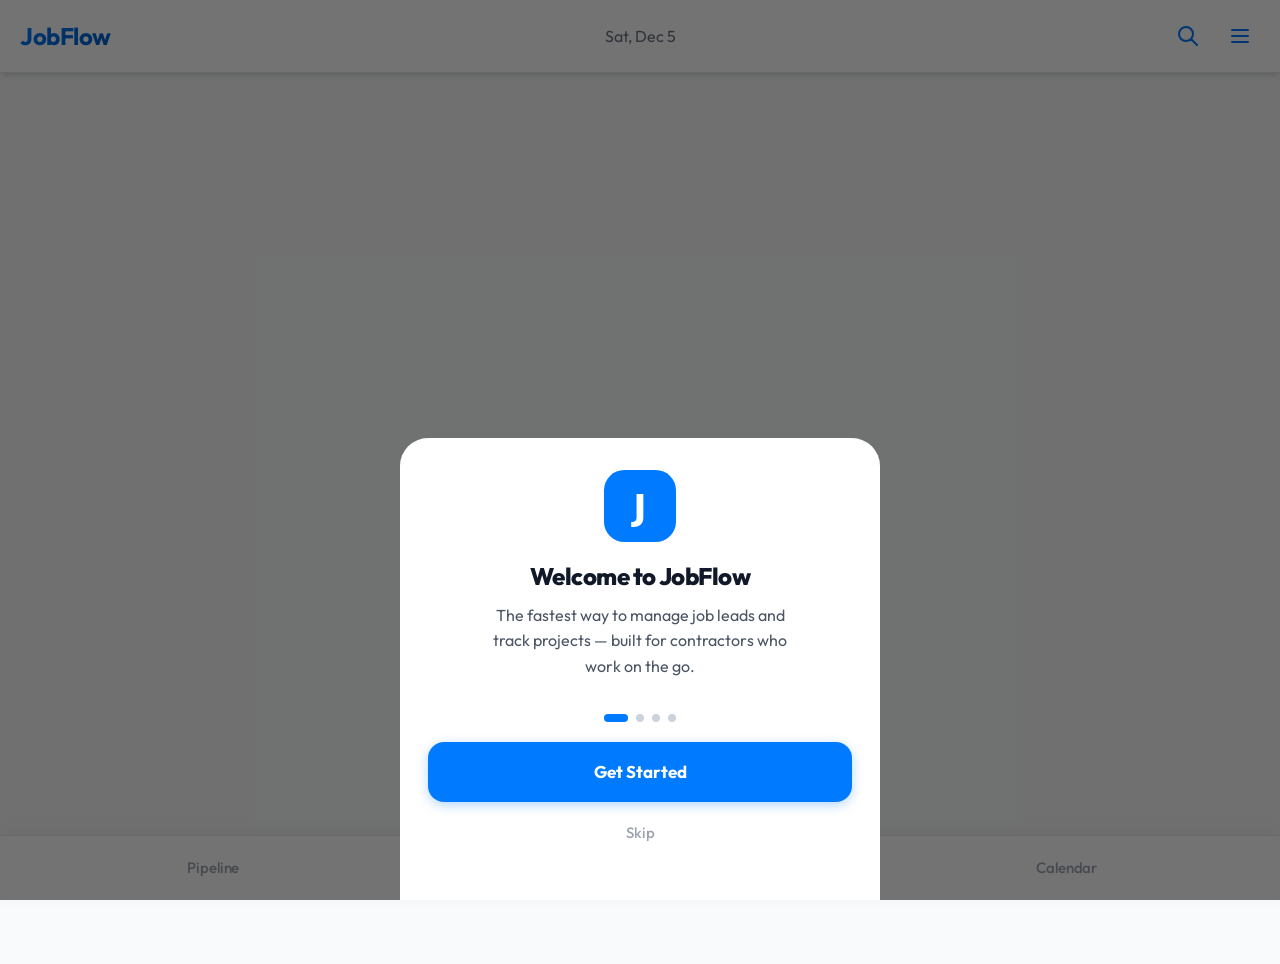
<file: index.html>
<!DOCTYPE html>
<html lang="en">
<head>
  <meta charset="UTF-8">
  <meta name="viewport" content="width=device-width, initial-scale=1.0, user-scalable=no">
  <meta name="theme-color" content="#007AFF">
  <meta name="description" content="JobFlow - Fast job lead and project management for contractors">
  <meta name="apple-mobile-web-app-capable" content="yes">
  <meta name="apple-mobile-web-app-status-bar-style" content="default">
  <meta name="apple-mobile-web-app-title" content="JobFlow">
  <title>JobFlow</title>
  
  <!-- Google Fonts - Outfit -->
  <link rel="preconnect" href="https://fonts.googleapis.com">
  <link rel="preconnect" href="https://fonts.gstatic.com" crossorigin>
  <link href="https://fonts.googleapis.com/css2?family=Outfit:wght@300;400;500;600;700;800&display=swap" rel="stylesheet">
  
  <!-- Tailwind CSS - compiled subset (production safe, no CDN) -->
  <link rel="stylesheet" href="tailwind-compiled.css">
  
  <!-- Custom Styles -->
  <link rel="stylesheet" href="styles.css">
  
  <!-- PWA Manifest -->
  <link rel="manifest" href="manifest.json">
  
  <!-- Apple Touch Icon -->
  <link rel="apple-touch-icon" href="data:image/svg+xml,<svg xmlns='http://www.w3.org/2000/svg' viewBox='0 0 100 100'><rect fill='%23007AFF' width='100' height='100' rx='20'/><text x='50' y='65' font-size='50' text-anchor='middle' fill='white' font-family='system-ui'>J</text></svg>">
</head>
<body class="bg-gray-50 min-h-screen pb-16">
  <!-- App Container -->
  <div id="app" class="min-h-screen">
    <!-- Header -->
    <header class="bg-white text-blue-600 px-5 py-4 shadow-md sticky top-0 z-50 border-b border-gray-200">
      <div class="flex items-center justify-between">
        <h1 class="text-2xl font-bold">JobFlow</h1>
        <div class="absolute left-1/2 transform -translate-x-1/2">
          <span class="text-base text-gray-500" id="currentDate"></span>
        </div>
        <div class="flex items-center gap-3">
          <button id="searchBtn" class="p-2">
            <svg class="w-6 h-6" fill="none" stroke="currentColor" viewBox="0 0 24 24">
              <path stroke-linecap="round" stroke-linejoin="round" stroke-width="2" d="M21 21l-6-6m2-5a7 7 0 11-14 0 7 7 0 0114 0z"/>
            </svg>
          </button>
          <button id="menuBtn" class="p-2">
            <svg class="w-6 h-6" fill="none" stroke="currentColor" viewBox="0 0 24 24">
              <path stroke-linecap="round" stroke-linejoin="round" stroke-width="2" d="M4 6h16M4 12h16M4 18h16"/>
            </svg>
          </button>
        </div>
      </div>
    </header>

    <!-- Menu Dropdown -->
    <div id="menuDropdown" class="hidden fixed top-16 right-4 bg-white rounded-lg shadow-lg border border-gray-200 z-50 py-2 min-w-32">
      <button onclick="App.navigateTo('customers'); document.getElementById('menuDropdown').classList.add('hidden');" class="w-full px-4 py-3 text-left text-base font-medium text-gray-700 hover:bg-gray-100">Customers</button>
      <button onclick="App.navigateTo('materials'); document.getElementById('menuDropdown').classList.add('hidden');" class="w-full px-4 py-3 text-left text-base font-medium text-gray-700 hover:bg-gray-100">Shopping List</button>
      <button onclick="App.navigateTo('archive'); document.getElementById('menuDropdown').classList.add('hidden');" class="w-full px-4 py-3 text-left text-base font-medium text-gray-700 hover:bg-gray-100">Archive</button>
      <button onclick="App.navigateTo('settings'); document.getElementById('menuDropdown').classList.add('hidden');" class="w-full px-4 py-3 text-left text-base font-medium text-gray-700 hover:bg-gray-100">Settings</button>
    </div>

    <!-- Search Overlay -->
    <div id="searchOverlay" class="hidden fixed inset-0 bg-white z-50 overflow-y-auto">
      <div class="p-4">
        <div class="flex items-center gap-3 mb-4">
          <button id="closeSearchBtn" class="p-2">
            <svg class="w-6 h-6" fill="none" stroke="currentColor" viewBox="0 0 24 24">
              <path stroke-linecap="round" stroke-linejoin="round" stroke-width="2" d="M6 18L18 6M6 6l12 12"/>
            </svg>
          </button>
          <input 
            type="text" 
            id="searchInput" 
            class="flex-1 text-xl p-3 border-2 border-gray-200 rounded-lg focus:border-blue-500 focus:outline-none" 
            placeholder="Search projects..."
            autocomplete="off"
          >
        </div>
        <div id="searchResults"></div>
      </div>
      <!-- Bottom Navigation for Search -->
      <nav class="fixed bottom-0 left-0 right-0 bg-white border-t border-gray-200 shadow-lg z-50">
        <div class="flex h-16">
          <button class="nav-btn flex-1 flex items-center justify-center h-full text-base font-medium" data-screen="pipeline" onclick="App.closeSearchAndNavigate('pipeline')">
            Pipeline
          </button>
          <button class="nav-btn flex-1 flex items-center justify-center h-full text-base font-medium" data-screen="dashboard" onclick="App.closeSearchAndNavigate('dashboard')">
            Dashboard
          </button>
          <button class="nav-btn flex-1 flex items-center justify-center h-full text-base font-medium" data-screen="calendar" onclick="App.closeSearchAndNavigate('calendar')">
            Calendar
          </button>
        </div>
      </nav>
    </div>

    <!-- Main Content Area -->
    <main id="screen-container" class="p-4">
      <!-- Screens render here -->
    </main>

    <!-- Bottom Navigation -->
    <nav class="fixed bottom-0 left-0 right-0 bg-white border-t border-gray-200 shadow-lg z-50">
      <div class="flex h-16">
        <button class="nav-btn flex-1 flex items-center justify-center h-full text-base font-medium" data-screen="pipeline">
          Pipeline
        </button>
        <button class="nav-btn flex-1 flex items-center justify-center h-full text-base font-medium" data-screen="dashboard">
          Dashboard
        </button>
        <button class="nav-btn flex-1 flex items-center justify-center h-full text-base font-medium" data-screen="calendar">
          Calendar
        </button>
      </div>
    </nav>

    <!-- Floating New Lead Button -->
    <button id="fab" class="fixed bottom-20 right-4 w-18 h-18 rounded-full bg-[#007AFF] text-white flex items-center justify-center shadow-lg z-40" style="width: 72px; height: 72px;" data-screen="newlead">
      <svg class="w-10 h-10" fill="none" stroke="currentColor" viewBox="0 0 24 24">
        <path stroke-linecap="round" stroke-linejoin="round" stroke-width="2" d="M12 4v16m8-8H4"/>
      </svg>
    </button>
  </div>

  <!-- Load Components and Screens (must load before app.js) -->
  <script src="lib/photodb.js"></script>
  <script src="lib/store.js"></script>
  <script src="components/ProjectCard.js"></script>
  <script src="components/ActionButton.js"></script>
  <script src="screens/OnboardingScreen.js"></script>
  <script src="screens/DashboardScreen.js"></script>
  <script src="screens/QuickCaptureScreen.js"></script>
  <script src="screens/ProjectDetailScreen.js"></script>
  <script src="screens/PipelineScreen.js"></script>
  <!-- ESTIMATE FEATURE - remove this line to disable -->
  <script src="screens/EstimateScreen.js"></script>
  <script src="screens/CalendarScreen.js"></script>
  <script src="screens/MaterialsScreen.js"></script>
  <script src="screens/SettingsScreen.js"></script>
  <script src="screens/ArchiveScreen.js"></script>
  <script src="screens/CustomersScreen.js"></script>
  <script src="screens/CustomerDetailScreen.js"></script>
  
  <!-- Load Main App -->
  <script src="app.js"></script>
</body>
</html>
</file>
<file: styles.css>
/* ============================================
   JobFlow - Design System
   Font: Outfit (Google Fonts)
   Aesthetic: Industrial-refined / Premium trade tool
   ============================================ */

/* ============================================
   CSS Variables
   ============================================ */
:root {
  --brand: #007AFF;
  --brand-dark: #005ecb;
  --brand-light: #e8f3ff;
  --surface: #ffffff;
  --surface-2: #f5f7fa;
  --surface-3: #eef1f6;
  --border: #e4e8ef;
  --border-strong: #cdd2db;
  --text-primary: #111827;
  --text-secondary: #4b5563;
  --text-muted: #9ca3af;
  --danger: #ef4444;
  --warning: #f97316;
  --success: #22c55e;
  --shadow-sm: 0 1px 3px rgba(0,0,0,0.07), 0 1px 2px rgba(0,0,0,0.04);
  --shadow-md: 0 4px 12px rgba(0,0,0,0.08), 0 2px 4px rgba(0,0,0,0.04);
  --shadow-lg: 0 10px 28px rgba(0,0,0,0.10), 0 4px 8px rgba(0,0,0,0.04);
  --radius-sm: 8px;
  --radius-md: 12px;
  --radius-lg: 16px;
  --radius-xl: 20px;
  --radius-full: 9999px;
}

/* ============================================
   Base Reset
   ============================================ */
*, *::before, *::after {
  box-sizing: border-box;
  -webkit-tap-highlight-color: transparent;
}

html { scroll-behavior: smooth; }

body {
  font-family: 'Outfit', system-ui, -apple-system, sans-serif;
  background-color: var(--surface-2);
  color: var(--text-primary);
  line-height: 1.5;
  -webkit-font-smoothing: antialiased;
  min-height: 100vh;
  padding-bottom: 64px;
}

/* ============================================
   Header
   ============================================ */
header {
  background: var(--surface);
  border-bottom: 1.5px solid var(--border);
  box-shadow: 0 1px 0 rgba(0,0,0,0.04);
}

header h1 {
  font-family: 'Outfit', sans-serif;
  font-weight: 800;
  font-size: 1.5rem;
  letter-spacing: -0.02em;
  background: linear-gradient(135deg, var(--brand) 0%, #005ecb 100%);
  -webkit-background-clip: text;
  -webkit-text-fill-color: transparent;
  background-clip: text;
}

header button {
  color: var(--brand);
  border-radius: var(--radius-sm);
  transition: background 0.15s;
}

header button:active { background: var(--brand-light); }

/* ============================================
   Bottom Navigation
   ============================================ */
nav.fixed {
  background: var(--surface);
  border-top: 1.5px solid var(--border);
  box-shadow: 0 -4px 16px rgba(0,0,0,0.06);
}

.nav-btn {
  position: relative;
  font-family: 'Outfit', sans-serif;
  font-weight: 500;
  font-size: 0.9375rem;
  color: var(--text-muted);
  transition: color 0.15s;
  letter-spacing: -0.01em;
  border: none;
  background: transparent;
  cursor: pointer;
}

.nav-btn::after {
  content: '';
  position: absolute;
  top: 0;
  left: 20%;
  right: 20%;
  height: 3px;
  background: var(--brand);
  border-radius: 0 0 var(--radius-full) var(--radius-full);
  opacity: 0;
  transform: scaleX(0.5);
  transition: opacity 0.2s, transform 0.2s;
}

.nav-btn.active { color: var(--brand); font-weight: 600; }
.nav-btn.active::after { opacity: 1; transform: scaleX(1); }

/* ============================================
   FAB Button
   ============================================ */
#fab {
  background: var(--brand) !important;
  box-shadow: 0 6px 20px rgba(0, 122, 255, 0.4), 0 2px 6px rgba(0, 122, 255, 0.3) !important;
  transition: transform 0.15s, box-shadow 0.15s;
}

#fab:active {
  transform: scale(0.94) !important;
  box-shadow: 0 3px 10px rgba(0, 122, 255, 0.35) !important;
}

/* ============================================
   Project Cards
   ============================================ */
.project-card-wrapper { margin-bottom: 12px; }

.project-card {
  background: var(--surface);
  border-radius: var(--radius-lg);
  padding: 16px;
  cursor: pointer;
  box-shadow: var(--shadow-sm);
  border: 1.5px solid var(--border);
  border-left-width: 4px;
  transition: box-shadow 0.18s, transform 0.1s;
  touch-action: pan-y;
  position: relative;
  overflow: hidden;
}

.project-card:hover { box-shadow: var(--shadow-md); }

.project-card:active {
  transform: scale(0.985);
  box-shadow: var(--shadow-sm);
}

.project-card.today-action {
  background: linear-gradient(to right, #fff7f0, var(--surface));
}

.stage-btn {
  font-family: 'Outfit', sans-serif;
  font-weight: 500;
  font-size: 0.8125rem;
  border-radius: var(--radius-sm);
  padding: 8px 10px;
  transition: filter 0.1s, transform 0.1s;
  border: none;
  cursor: pointer;
  white-space: nowrap;
  overflow: hidden;
  text-overflow: ellipsis;
}

.stage-btn:active {
  filter: brightness(0.92);
  transform: scale(0.97);
}

/* ============================================
   Stats Header
   ============================================ */
.stats-header {
  display: grid;
  grid-template-columns: 1fr 1fr;
  gap: 12px;
  margin-bottom: 24px;
}

.stats-item {
  background: var(--surface);
  border-radius: var(--radius-lg);
  padding: 16px 20px;
  box-shadow: var(--shadow-sm);
  border: 1.5px solid var(--border);
  text-align: center;
}

.stats-number {
  font-size: 2.25rem;
  font-weight: 800;
  color: var(--brand);
  line-height: 1;
  letter-spacing: -0.03em;
  margin-bottom: 4px;
}

.stats-label {
  font-size: 0.6875rem;
  font-weight: 600;
  color: var(--text-muted);
  text-transform: uppercase;
  letter-spacing: 0.06em;
}

/* ============================================
   Section Headers
   ============================================ */
.section-header {
  font-size: 0.75rem;
  font-weight: 700;
  color: var(--text-muted);
  text-transform: uppercase;
  letter-spacing: 0.08em;
  margin-bottom: 12px;
}

.screen-header {
  font-size: 1.625rem;
  font-weight: 800;
  color: var(--text-primary);
  letter-spacing: -0.02em;
  margin-bottom: 20px;
  padding-top: 4px;
}

/* ============================================
   Pipeline
   ============================================ */
.pipeline-section { margin-bottom: 28px; }

.pipeline-header {
  display: flex;
  align-items: center;
  justify-content: space-between;
  margin-bottom: 10px;
  padding: 0 2px;
}

.pipeline-count {
  font-size: 0.75rem;
  font-weight: 700;
  color: var(--text-muted);
  background: var(--surface-3);
  padding: 2px 10px;
  border-radius: var(--radius-full);
}

/* ============================================
   Project Detail
   ============================================ */
.project-detail-card {
  background: var(--surface);
  border-radius: var(--radius-lg);
  padding: 18px;
  box-shadow: var(--shadow-sm);
  border: 1.5px solid var(--border);
  margin-bottom: 12px;
}

.action-buttons-grid {
  display: grid;
  grid-template-columns: 1fr 1fr;
  gap: 10px;
  margin-bottom: 12px;
}

/* ============================================
   Back Button
   ============================================ */
.back-btn {
  display: inline-flex;
  align-items: center;
  gap: 6px;
  font-family: 'Outfit', sans-serif;
  font-weight: 500;
  font-size: 0.9375rem;
  color: var(--brand);
  margin-bottom: 16px;
  padding: 8px 12px;
  border-radius: var(--radius-sm);
  transition: background 0.15s;
  margin-left: -8px;
  border: none;
  background: transparent;
  cursor: pointer;
}

.back-btn:active { background: var(--brand-light); }

/* ============================================
   Forms
   ============================================ */
.form-input {
  width: 100%;
  padding: 13px 16px;
  border-radius: var(--radius-md);
  border: 1.5px solid var(--border-strong);
  font-size: 1rem;
  font-family: 'Outfit', sans-serif;
  color: var(--text-primary);
  transition: border-color 0.2s, box-shadow 0.2s;
  background: var(--surface);
  box-sizing: border-box;
  -webkit-appearance: none;
}

.form-input:focus {
  outline: none;
  border-color: var(--brand);
  box-shadow: 0 0 0 3px rgba(0, 122, 255, 0.15);
}

.form-input::placeholder { color: var(--text-muted); }

.form-input-lg {
  padding: 18px 20px;
  font-size: 1.125rem;
  border-radius: var(--radius-lg);
}

.form-label {
  display: block;
  font-size: 0.75rem;
  font-weight: 700;
  color: var(--text-secondary);
  margin-bottom: 8px;
  text-transform: uppercase;
  letter-spacing: 0.06em;
}

textarea.form-input {
  resize: vertical;
  min-height: 80px;
}

/* ============================================
   Action Buttons
   ============================================ */
.action-btn {
  width: 100%;
  padding: 13px 16px;
  border-radius: var(--radius-md);
  font-size: 0.9375rem;
  font-weight: 600;
  font-family: 'Outfit', sans-serif;
  transition: filter 0.12s, transform 0.1s;
  display: flex;
  align-items: center;
  justify-content: center;
  gap: 8px;
  min-height: 48px;
  box-sizing: border-box;
  border: none;
  cursor: pointer;
  letter-spacing: -0.01em;
}

.action-btn:active { filter: brightness(0.9); transform: scale(0.98); }

.action-btn-lg {
  padding: 20px 24px;
  border-radius: var(--radius-lg);
  font-size: 1.125rem;
  font-weight: 700;
  min-height: 62px;
}

.action-btn-primary {
  background-color: var(--brand);
  color: white;
  box-shadow: 0 3px 12px rgba(0, 122, 255, 0.3);
}

.action-btn-outline {
  background: var(--surface);
  color: var(--brand);
  border: 1.5px solid var(--brand);
}

/* ============================================
   Phone Link
   ============================================ */
.phone-link {
  color: var(--brand);
  font-weight: 500;
  text-decoration: none;
  font-size: 1.0625rem;
}

/* ============================================
   Empty State
   ============================================ */
.empty-state {
  text-align: center;
  padding: 48px 24px;
  color: var(--text-muted);
}

.empty-state p { font-size: 1.0625rem; font-weight: 500; }

/* ============================================
   Menu Dropdown
   ============================================ */
#menuDropdown {
  border: 1.5px solid var(--border);
  border-radius: var(--radius-lg);
  box-shadow: var(--shadow-lg);
  overflow: hidden;
}

#menuDropdown button {
  font-family: 'Outfit', sans-serif;
  font-weight: 500;
  font-size: 0.9375rem;
  color: var(--text-primary);
  transition: background 0.12s;
}

#menuDropdown button:active { background: var(--surface-3); }

/* ============================================
   Search
   ============================================ */
#searchOverlay { background: var(--surface-2); }

.search-result-card {
  background: var(--surface);
  border-radius: var(--radius-lg);
  border: 1.5px solid var(--border);
  box-shadow: var(--shadow-sm);
  padding: 14px 16px;
  margin-bottom: 10px;
  cursor: pointer;
  transition: box-shadow 0.15s;
}

.search-result-card:active { box-shadow: var(--shadow-md); }

/* ============================================
   Completion Animation
   ============================================ */
.completion-animation {
  position: fixed;
  z-index: 999;
  width: 64px;
  height: 64px;
  transform: translate(-50%, -50%);
  pointer-events: none;
  animation: completion-pop 0.9s ease-out forwards;
}

.completion-animation svg { width: 100%; height: 100%; }
.completion-animation circle { fill: none; stroke: var(--success); stroke-width: 3; }
.completion-animation path { fill: none; stroke: var(--success); stroke-width: 3; stroke-linecap: round; stroke-linejoin: round; }

@keyframes completion-pop {
  0%   { opacity: 0; transform: translate(-50%, -50%) scale(0.5); }
  20%  { opacity: 1; transform: translate(-50%, -50%) scale(1.15); }
  40%  { transform: translate(-50%, -50%) scale(0.95); }
  60%  { transform: translate(-50%, -50%) scale(1.05); opacity: 1; }
  100% { opacity: 0; transform: translate(-50%, -50%) scale(1); }
}

/* ============================================
   Suggestion Items
   ============================================ */
.suggestion-item { transition: background 0.12s; font-family: 'Outfit', sans-serif; }

/* ============================================
   Utility
   ============================================ */
.no-select { -webkit-user-select: none; user-select: none; }

/* ============================================
   Section Label (inside cards)
   ============================================ */
.section-label {
  font-size: 0.6875rem;
  font-weight: 700;
  color: var(--text-muted);
  text-transform: uppercase;
  letter-spacing: 0.08em;
}

/* ============================================
   Photo Gallery
   ============================================ */
.photo-gallery {
  display: grid;
  grid-template-columns: repeat(3, 1fr);
  gap: 8px;
  min-height: 48px;
}

.photo-thumb-wrapper {
  position: relative;
  aspect-ratio: 1;
  border-radius: var(--radius-sm);
  overflow: hidden;
  background: var(--surface-3);
}

.photo-thumb {
  width: 100%;
  height: 100%;
  object-fit: cover;
  cursor: pointer;
  transition: filter 0.15s;
}

.photo-thumb:active { filter: brightness(0.85); }

.photo-delete-btn {
  position: absolute;
  top: 4px;
  right: 4px;
  background: rgba(0,0,0,0.55);
  color: white;
  border: none;
  border-radius: 50%;
  width: 22px;
  height: 22px;
  font-size: 0.75rem;
  cursor: pointer;
  display: flex;
  align-items: center;
  justify-content: center;
  line-height: 1;
}

.photo-add-btn {
  display: inline-flex;
  align-items: center;
  gap: 4px;
  font-family: 'Outfit', sans-serif;
  font-size: 0.875rem;
  font-weight: 600;
  color: var(--brand);
  padding: 6px 10px;
  border-radius: var(--radius-sm);
  transition: background 0.15s;
}

.photo-add-btn:active { background: var(--brand-light); }

/* ============================================
   Reminder Badge
   ============================================ */
.reminder-badge {
  display: inline-flex;
  align-items: center;
  background: #fff7ed;
  color: #c2410c;
  font-size: 0.75rem;
  font-weight: 600;
  padding: 2px 8px;
  border-radius: var(--radius-full);
  margin-top: 4px;
  border: 1px solid #fed7aa;
}

/* ============================================
   Currency Selector
   ============================================ */
.currency-btn {
  font-family: 'Outfit', sans-serif;
  font-size: 0.8125rem;
  font-weight: 500;
  padding: 8px 6px;
  border-radius: var(--radius-sm);
  border: 1.5px solid var(--border);
  background: var(--surface-2);
  color: var(--text-secondary);
  cursor: pointer;
  transition: all 0.15s;
  text-align: center;
}

.currency-btn:active { filter: brightness(0.93); }

.currency-btn-active {
  background: var(--brand);
  color: white;
  border-color: var(--brand);
  font-weight: 600;
}

/* ============================================
   Pipeline Strip Component
   ============================================ */
.pipeline-strip {
  user-select: none;
  -webkit-user-select: none;
}

.pipeline-strip-meta {
  display: flex;
  justify-content: space-between;
  align-items: center;
  margin-bottom: 8px;
}

.pipeline-strip-label {
  font-size: 10px;
  font-weight: 700;
  text-transform: uppercase;
  letter-spacing: 0.08em;
  color: var(--text-muted);
}

.pipeline-strip-segments {
  display: flex;
  gap: 3px;
  align-items: center;
  margin-bottom: 10px;
}

.pipeline-strip-controls {
  display: flex;
  align-items: center;
  gap: 8px;
}

.pipeline-arrow-btn {
  width: 38px;
  height: 38px;
  border-radius: 9px;
  border: 1.5px solid var(--border);
  background: var(--surface);
  color: var(--text-secondary);
  font-size: 17px;
  font-weight: 700;
  display: flex;
  align-items: center;
  justify-content: center;
  cursor: pointer;
  flex-shrink: 0;
  transition: background 0.12s, transform 0.1s;
  font-family: 'Outfit', sans-serif;
}

.pipeline-arrow-btn:active {
  background: var(--surface-3);
  transform: scale(0.93);
}

.pipeline-arrow-btn:disabled {
  color: #d1d5db;
  border-color: #f3f4f6;
  background: #fafafa;
  cursor: default;
  transform: none;
}

.pipeline-stage-pill {
  flex: 1;
  border-radius: 10px;
  padding: 10px 14px;
  display: flex;
  align-items: center;
  justify-content: center;
  transition: background 0.28s, box-shadow 0.28s;
}

.pipeline-stage-pill span {
  color: white;
  font-weight: 700;
  font-size: 14px;
  letter-spacing: -0.01em;
  font-family: 'Outfit', sans-serif;
}

.pipeline-strip-neighbours {
  display: flex;
  justify-content: space-between;
  padding: 5px 46px 0;
}

.pipeline-strip-neighbours span {
  font-size: 11px;
  color: #b0b8c4;
  font-weight: 500;
  font-family: 'Outfit', sans-serif;
}

/* Archived state */
.pipeline-strip-archived {
  display: flex;
  align-items: center;
  justify-content: center;
  padding: 10px;
}

.pipeline-archived-label {
  background: #f3f4f6;
  color: #9ca3af;
  font-size: 12px;
  font-weight: 700;
  letter-spacing: 0.06em;
  text-transform: uppercase;
  padding: 6px 16px;
  border-radius: 99px;
}

/* Value badge on card */
.card-value-badge {
  display: inline-flex;
  align-items: center;
  font-size: 12px;
  font-weight: 700;
  color: #059669;
  background: #f0fdf4;
  padding: 2px 8px;
  border-radius: 6px;
  margin-top: 4px;
  font-family: 'Outfit', sans-serif;
}

/* ============================================
   Onboarding Screen
   ============================================ */
.onboarding-screen {
  position: fixed;
  inset: 0;
  background: rgba(0,0,0,0.55);
  z-index: 200;
  display: flex;
  align-items: flex-end;
  justify-content: center;
  transition: opacity 0.28s, transform 0.28s;
}

.onboarding-card {
  background: var(--surface);
  border-radius: 28px 28px 0 0;
  padding: 32px 28px 48px;
  width: 100%;
  max-width: 480px;
  text-align: center;
}

.onboarding-slides { position: relative; min-height: 220px; }

.onboarding-slide {
  display: none;
  flex-direction: column;
  align-items: center;
}
.onboarding-slide.active { display: flex; }

.onboarding-icon { margin-bottom: 20px; }

.onboarding-title {
  font-size: 1.5rem;
  font-weight: 800;
  color: var(--text-primary);
  letter-spacing: -0.02em;
  margin-bottom: 12px;
  line-height: 1.2;
}

.onboarding-body {
  font-size: 1rem;
  color: var(--text-secondary);
  line-height: 1.6;
  max-width: 320px;
}

.onboarding-dots {
  display: flex;
  justify-content: center;
  gap: 8px;
  margin: 24px 0 20px;
}

.onboarding-dot {
  width: 8px;
  height: 8px;
  border-radius: 99px;
  background: var(--border-strong);
  transition: all 0.25s;
}
.onboarding-dot.active {
  background: var(--brand);
  width: 24px;
}

.onboarding-cta {
  width: 100%;
  padding: 17px;
  border-radius: var(--radius-lg);
  background: var(--brand);
  color: white;
  font-family: 'Outfit', sans-serif;
  font-size: 1.0625rem;
  font-weight: 700;
  border: none;
  cursor: pointer;
  box-shadow: 0 3px 12px rgba(0,122,255,0.3);
  transition: filter 0.12s, transform 0.1s;
  margin-bottom: 12px;
}
.onboarding-cta:active { filter: brightness(0.9); transform: scale(0.98); }

.onboarding-skip {
  background: none;
  border: none;
  font-family: 'Outfit', sans-serif;
  font-size: 0.9375rem;
  font-weight: 500;
  color: var(--text-muted);
  cursor: pointer;
  padding: 8px;
  transition: opacity 0.2s;
}

/* ============================================
   Data Warning Banner
   ============================================ */
.data-warning-banner {
  background: #fffbeb;
  border: 1.5px solid #fde68a;
  border-radius: var(--radius-md);
  padding: 12px 14px;
  margin-bottom: 16px;
  display: flex;
  align-items: flex-start;
  gap: 10px;
}
.data-warning-icon { font-size: 1.25rem; flex-shrink: 0; margin-top: 1px; }
.data-warning-text {
  flex: 1;
  font-size: 0.8125rem;
  color: #92400e;
  line-height: 1.5;
}
.data-warning-text strong { display: block; font-weight: 700; margin-bottom: 2px; }
.data-warning-close {
  background: none;
  border: none;
  color: #b45309;
  font-size: 1rem;
  cursor: pointer;
  padding: 2px 4px;
  flex-shrink: 0;
}

/* ============================================
   Install Banner
   ============================================ */
.install-banner {
  position: fixed;
  bottom: 72px;
  left: 12px;
  right: 12px;
  background: var(--surface);
  border: 1.5px solid var(--border);
  border-radius: var(--radius-lg);
  padding: 14px 16px;
  box-shadow: var(--shadow-lg);
  z-index: 100;
  opacity: 0;
  transform: translateY(12px);
  transition: opacity 0.25s, transform 0.25s;
}
.install-banner.visible { opacity: 1; transform: translateY(0); }
.install-banner-content {
  display: flex;
  align-items: center;
  gap: 12px;
  margin-bottom: 12px;
}
.install-banner-icon { font-size: 1.75rem; }
.install-banner-text {
  flex: 1;
}
.install-banner-text strong {
  display: block;
  font-size: 0.9375rem;
  font-weight: 700;
  color: var(--text-primary);
}
.install-banner-text span {
  font-size: 0.8125rem;
  color: var(--text-secondary);
}
.install-banner-actions { display: flex; gap: 8px; }
.install-btn-yes {
  flex: 1;
  padding: 10px;
  background: var(--brand);
  color: white;
  border: none;
  border-radius: var(--radius-sm);
  font-family: 'Outfit', sans-serif;
  font-size: 0.9375rem;
  font-weight: 600;
  cursor: pointer;
}
.install-btn-no {
  flex: 1;
  padding: 10px;
  background: var(--surface-3);
  color: var(--text-secondary);
  border: none;
  border-radius: var(--radius-sm);
  font-family: 'Outfit', sans-serif;
  font-size: 0.9375rem;
  font-weight: 600;
  cursor: pointer;
}

/* ============================================
   Won / Lost Row (Dashboard)
   ============================================ */
.won-lost-row {
  display: flex;
  align-items: center;
  background: var(--surface);
  border-radius: var(--radius-lg);
  border: 1.5px solid var(--border);
  padding: 12px 16px;
  margin-bottom: 20px;
  gap: 0;
}
.won-lost-item {
  flex: 1;
  display: flex;
  flex-direction: column;
  align-items: center;
  gap: 2px;
}
.won-lost-count {
  font-size: 1.375rem;
  font-weight: 800;
  letter-spacing: -0.02em;
}
.won-lost-count.won  { color: #16a34a; }
.won-lost-count.lost { color: #dc2626; }
.won-lost-count.rate { color: var(--brand); }
.won-lost-label {
  font-size: 0.6875rem;
  font-weight: 600;
  color: var(--text-muted);
  text-transform: uppercase;
  letter-spacing: 0.06em;
}
.won-lost-divider {
  width: 1px;
  height: 32px;
  background: var(--border);
}

/* ============================================
   Won/Lost Archive Summary
   ============================================ */
.archive-summary {
  display: flex;
  align-items: center;
  background: var(--surface);
  border: 1.5px solid var(--border);
  border-radius: var(--radius-lg);
  padding: 14px 16px;
  margin-bottom: 16px;
}
.archive-summary-item {
  flex: 1;
  display: flex;
  flex-direction: column;
  align-items: center;
  gap: 2px;
}
.archive-summary-num {
  font-size: 1.5rem;
  font-weight: 800;
  letter-spacing: -0.02em;
}
.archive-summary-num.won   { color: #16a34a; }
.archive-summary-num.lost  { color: #dc2626; }
.archive-summary-num.value { color: var(--brand); font-size: 1.125rem; }
.archive-summary-label {
  font-size: 0.6875rem;
  font-weight: 600;
  color: var(--text-muted);
  text-transform: uppercase;
  letter-spacing: 0.06em;
}
.archive-summary-divider {
  width: 1px;
  height: 32px;
  background: var(--border);
}

/* Outcome badges on archive cards */
.outcome-badge {
  display: inline-flex;
  align-items: center;
  font-size: 0.75rem;
  font-weight: 700;
  padding: 4px 10px;
  border-radius: var(--radius-full);
  white-space: nowrap;
  flex-shrink: 0;
}
.outcome-badge.won   { background: #dcfce7; color: #15803d; }
.outcome-badge.lost  { background: #fee2e2; color: #dc2626; }
.outcome-badge.other { background: #f3f4f6; color: #6b7280; }

/* ============================================
   Won / Lost Archive Modal
   ============================================ */
.won-lost-modal-overlay {
  position: fixed;
  inset: 0;
  background: rgba(0,0,0,0.5);
  z-index: 300;
  display: flex;
  align-items: flex-end;
  justify-content: center;
  opacity: 0;
  transition: opacity 0.2s;
}
.won-lost-modal-overlay.visible { opacity: 1; }

.won-lost-modal {
  background: var(--surface);
  border-radius: 24px 24px 0 0;
  padding: 28px 24px 48px;
  width: 100%;
  max-width: 480px;
  text-align: center;
  transform: translateY(20px);
  transition: transform 0.25s;
}
.won-lost-modal-overlay.visible .won-lost-modal { transform: translateY(0); }

.won-lost-modal-title {
  font-size: 1.25rem;
  font-weight: 800;
  color: var(--text-primary);
  margin-bottom: 8px;
  letter-spacing: -0.01em;
}
.won-lost-modal-body {
  font-size: 0.9375rem;
  color: var(--text-secondary);
  margin-bottom: 24px;
}
.won-lost-modal-actions {
  display: grid;
  grid-template-columns: 1fr 1fr;
  gap: 12px;
  margin-bottom: 16px;
}
.won-lost-modal-btn {
  padding: 18px 12px;
  border-radius: var(--radius-lg);
  border: none;
  font-family: 'Outfit', sans-serif;
  font-size: 1.0625rem;
  font-weight: 700;
  cursor: pointer;
  transition: filter 0.12s, transform 0.1s;
}
.won-lost-modal-btn:active { filter: brightness(0.9); transform: scale(0.97); }
.won-lost-modal-btn.won  { background: #dcfce7; color: #15803d; }
.won-lost-modal-btn.lost { background: #fee2e2; color: #dc2626; }

.won-lost-modal-cancel {
  background: none;
  border: none;
  font-family: 'Outfit', sans-serif;
  font-size: 0.9375rem;
  font-weight: 500;
  color: var(--text-muted);
  cursor: pointer;
  padding: 8px;
}

/* ============================================
   Estimate Screen (remove with EstimateScreen.js)
   ============================================ */
.est-ai-card { border-top: 3px solid var(--brand); }

.est-ai-badge {
  display: inline-flex;
  align-items: center;
  background: linear-gradient(135deg, #007AFF, #005ecb);
  color: white;
  font-size: 0.6875rem;
  font-weight: 800;
  padding: 3px 8px;
  border-radius: 99px;
  letter-spacing: 0.04em;
}

.est-labor-hint {
  font-size: 0.8125rem;
  color: #92400e;
  background: #fffbeb;
  border: 1px solid #fde68a;
  border-radius: var(--radius-sm);
  padding: 8px 12px;
  margin-top: 10px;
}
.est-link {
  background: none;
  border: none;
  color: #007AFF;
  font-weight: 600;
  cursor: pointer;
  font-family: inherit;
  font-size: inherit;
  padding: 0;
  text-decoration: underline;
}

/* Item cards */
.est-item-card {
  background: var(--surface);
  border: 1.5px solid var(--border);
  border-radius: var(--radius-md);
  padding: 12px 14px;
  margin-bottom: 8px;
}

.est-item-header {
  display: flex;
  align-items: center;
  gap: 8px;
  margin-bottom: 10px;
}

.est-category-dot {
  width: 9px; height: 9px;
  border-radius: 50%;
  flex-shrink: 0;
}
.est-cat-labor     { background: #3b82f6; }
.est-cat-materials { background: #f97316; }
.est-cat-equipment { background: #8b5cf6; }
.est-cat-other     { background: #9ca3af; }

.est-item-desc {
  flex: 1;
  border: none;
  font-family: 'Outfit', sans-serif;
  font-size: 0.9375rem;
  font-weight: 600;
  color: var(--text-primary);
  background: transparent;
  outline: none;
  min-width: 0;
}
.est-item-desc::placeholder { color: var(--text-muted); font-weight: 400; }

.est-remove-btn {
  background: none;
  border: none;
  color: #d1d5db;
  font-size: 0.875rem;
  cursor: pointer;
  padding: 4px;
  border-radius: 4px;
  line-height: 1;
  transition: color 0.12s;
}
.est-remove-btn:hover { color: #ef4444; }

.est-item-row {
  display: grid;
  grid-template-columns: 1fr 1fr 1.4fr 1fr;
  gap: 8px;
  align-items: end;
}

.est-item-field { display: flex; flex-direction: column; gap: 3px; }

.est-field-label {
  font-size: 0.625rem;
  font-weight: 700;
  text-transform: uppercase;
  letter-spacing: 0.08em;
  color: var(--text-muted);
}

.est-num-input, .est-unit-input {
  font-family: 'Outfit', sans-serif;
  font-size: 0.9375rem;
  font-weight: 500;
  color: var(--text-primary);
  border: 1.5px solid var(--border-strong);
  border-radius: 6px;
  padding: 7px 8px;
  width: 100%;
  background: var(--surface);
  -webkit-appearance: none;
}
.est-num-input:focus, .est-unit-input:focus {
  outline: none;
  border-color: var(--brand);
}

.est-price-wrap { position: relative; }
.est-currency {
  position: absolute;
  left: 8px;
  top: 50%;
  transform: translateY(-50%);
  font-size: 0.875rem;
  color: var(--text-muted);
  font-weight: 600;
  pointer-events: none;
}
.est-price-input { padding-left: 1.5rem !important; }

.est-total-field { align-items: flex-end; }
.est-item-total {
  font-size: 0.9375rem;
  font-weight: 700;
  color: #059669;
  padding: 7px 0;
}

/* Totals */
.est-totals { }
.est-total-row {
  display: flex;
  justify-content: space-between;
  align-items: center;
  padding: 8px 0;
  font-size: 0.9375rem;
  color: var(--text-secondary);
  border-bottom: 1px solid var(--border);
}
.est-total-row:last-child { border-bottom: none; }
.est-grand-total {
  font-size: 1.125rem;
  font-weight: 800;
  color: var(--text-primary);
  padding-top: 12px;
}

.est-tax-wrap {
  display: flex;
  align-items: center;
  gap: 4px;
  margin-left: 8px;
}
.est-tax-input {
  width: 52px;
  border: 1.5px solid var(--border-strong);
  border-radius: 6px;
  padding: 4px 6px;
  font-family: 'Outfit', sans-serif;
  font-size: 0.875rem;
  text-align: center;
  -webkit-appearance: none;
}
.est-tax-input:focus { outline: none; border-color: var(--brand); }
.est-tax-pct { font-size: 0.875rem; color: var(--text-muted); font-weight: 600; }

.est-add-btn {
  background: none;
  border: none;
  font-family: 'Outfit', sans-serif;
  font-size: 0.875rem;
  font-weight: 600;
  color: var(--brand);
  cursor: pointer;
  padding: 4px 8px;
  border-radius: var(--radius-sm);
  transition: background 0.12s;
}
.est-add-btn:active { background: var(--brand-light); }

.est-empty-nudge {
  text-align: center;
  padding: 28px 20px;
  color: var(--text-secondary);
  font-size: 0.9375rem;
  line-height: 1.6;
}

/* Spinner animation */
.est-spinner {
  display: inline-block;
  animation: est-pulse 0.8s ease-in-out infinite alternate;
}
@keyframes est-pulse {
  from { opacity: 0.3; }
  to   { opacity: 1; }
}

/* ============================================
   Customer Detail — Stats Strip
   ============================================ */
.cust-stats-row {
  display: flex;
  align-items: center;
  background: var(--surface);
  border: 1.5px solid var(--border);
  border-radius: var(--radius-lg);
  padding: 12px 16px;
  margin-bottom: 16px;
}
.cust-stat {
  flex: 1;
  display: flex;
  flex-direction: column;
  align-items: center;
  gap: 2px;
}
.cust-stat-num {
  font-size: 1.375rem;
  font-weight: 800;
  color: var(--brand);
  letter-spacing: -0.02em;
}
.cust-stat-label {
  font-size: 0.6875rem;
  font-weight: 600;
  color: var(--text-muted);
  text-transform: uppercase;
  letter-spacing: 0.06em;
}
.cust-stat-div {
  width: 1px;
  height: 32px;
  background: var(--border);
}

/* ============================================
   Customer History Timeline
   ============================================ */
.cust-timeline {
  display: flex;
  flex-direction: column;
  gap: 0;
  position: relative;
}

.cust-timeline::before {
  content: '';
  position: absolute;
  left: 17px;
  top: 0;
  bottom: 0;
  width: 2px;
  background: var(--border);
  z-index: 0;
}

.cust-timeline-event {
  display: flex;
  align-items: center;
  gap: 12px;
  padding: 12px 14px;
  background: var(--surface);
  border-radius: var(--radius-md);
  border: 1.5px solid var(--border);
  margin-bottom: 8px;
  cursor: pointer;
  position: relative;
  z-index: 1;
  transition: box-shadow 0.15s;
}
.cust-timeline-event:active { box-shadow: var(--shadow-md); }

.cust-timeline-dot {
  width: 34px;
  height: 34px;
  border-radius: 50%;
  display: flex;
  align-items: center;
  justify-content: center;
  font-size: 0.875rem;
  flex-shrink: 0;
  color: white;
  font-weight: 700;
}

.cust-timeline-body { flex: 1; min-width: 0; }
.cust-timeline-label {
  font-size: 0.875rem;
  font-weight: 600;
  color: var(--text-primary);
}
.cust-timeline-project {
  font-size: 0.8125rem;
  color: var(--text-secondary);
  white-space: nowrap;
  overflow: hidden;
  text-overflow: ellipsis;
  margin-top: 1px;
}
.cust-timeline-date {
  font-size: 0.75rem;
  color: var(--text-muted);
  margin-top: 2px;
}

/* ============================================
   Stage Due Dates
   ============================================ */
.stage-dates-list {
  display: flex;
  flex-direction: column;
  gap: 6px;
}

.stage-date-row {
  display: flex;
  align-items: center;
  justify-content: space-between;
  padding: 8px 10px;
  border-radius: var(--radius-sm);
  background: var(--surface-2);
  gap: 8px;
  transition: background 0.15s;
}

.stage-date-row-active {
  background: #eff6ff;
  border: 1.5px solid #bfdbfe;
}

.stage-date-label {
  display: flex;
  align-items: center;
  gap: 8px;
  flex: 1;
  min-width: 0;
  font-size: 0.875rem;
  color: var(--text-secondary);
  overflow: hidden;
}

.stage-date-dot {
  width: 8px;
  height: 8px;
  border-radius: 50%;
  flex-shrink: 0;
}

.stage-date-current-badge {
  font-size: 0.625rem;
  font-weight: 700;
  text-transform: uppercase;
  letter-spacing: 0.06em;
  color: var(--brand);
  background: #dbeafe;
  padding: 2px 6px;
  border-radius: 99px;
  flex-shrink: 0;
}

.stage-date-input {
  font-family: 'Outfit', sans-serif;
  font-size: 0.8125rem;
  border: 1.5px solid var(--border-strong);
  border-radius: 6px;
  padding: 5px 7px;
  color: var(--text-primary);
  background: var(--surface);
  -webkit-appearance: none;
  width: 130px;
}
.stage-date-input:focus {
  outline: none;
  border-color: var(--brand);
}

.stage-date-cal-btn {
  background: none;
  border: none;
  color: var(--brand);
  cursor: pointer;
  padding: 4px;
  border-radius: 6px;
  display: flex;
  align-items: center;
  transition: background 0.12s;
}
.stage-date-cal-btn:active { background: var(--brand-light); }

/* ============================================
   Archive Restore Stage Picker
   ============================================ */
.restore-stage-list {
  display: flex;
  flex-direction: column;
  gap: 8px;
  margin-bottom: 12px;
  max-height: 50vh;
  overflow-y: auto;
}

.restore-stage-btn {
  display: flex;
  align-items: center;
  gap: 12px;
  padding: 13px 16px;
  background: var(--surface-2);
  border: 1.5px solid var(--border);
  border-radius: var(--radius-md);
  font-family: 'Outfit', sans-serif;
  font-size: 0.9375rem;
  font-weight: 500;
  color: var(--text-primary);
  cursor: pointer;
  text-align: left;
  transition: background 0.12s, transform 0.1s;
}
.restore-stage-btn:active { background: var(--surface-3); transform: scale(0.98); }

.restore-stage-num {
  width: 22px;
  height: 22px;
  border-radius: 50%;
  background: var(--surface-3);
  display: flex;
  align-items: center;
  justify-content: center;
  font-size: 0.75rem;
  font-weight: 700;
  color: var(--text-muted);
  flex-shrink: 0;
}

/* ============================================
   Materials — Per-Job Card
   ============================================ */
.mat-add-form {
  display: flex;
  flex-direction: column;
  gap: 8px;
  margin-top: 4px;
}

.mat-input {
  font-size: 0.9375rem !important;
  padding: 10px 14px !important;
}

.mat-row {
  display: grid;
  grid-template-columns: 1fr 1fr;
  gap: 8px;
}

.mat-input-sm {
  font-size: 0.875rem !important;
  padding: 9px 12px !important;
  width: 100%;
}

.mat-count-badge {
  font-size: 0.75rem;
  font-weight: 600;
  color: var(--text-muted);
}

/* ============================================
   Materials — Item Row (shared by per-job and master)
   ============================================ */
.mat-item {
  display: flex;
  align-items: center;
  gap: 10px;
  padding: 10px 4px;
  border-bottom: 1px solid var(--border);
  transition: opacity 0.15s;
}

.mat-item:last-child { border-bottom: none; }

.mat-purchased {
  opacity: 0.5;
}

.mat-purchased .mat-item-name {
  text-decoration: line-through;
  color: var(--text-muted);
}

.mat-check-btn {
  width: 26px;
  height: 26px;
  border-radius: 50%;
  border: 2px solid var(--border-strong);
  background: var(--surface);
  cursor: pointer;
  display: flex;
  align-items: center;
  justify-content: center;
  flex-shrink: 0;
  transition: all 0.15s;
  color: white;
}

.mat-check-btn:active { transform: scale(0.9); }

.mat-check-done {
  background: #16a34a;
  border-color: #16a34a;
}

.mat-item-body {
  flex: 1;
  min-width: 0;
}

.mat-item-name {
  font-size: 0.9375rem;
  font-weight: 500;
  color: var(--text-primary);
  display: block;
  white-space: nowrap;
  overflow: hidden;
  text-overflow: ellipsis;
}

.mat-item-meta {
  display: flex;
  flex-wrap: wrap;
  gap: 6px;
  margin-top: 2px;
}

.mat-item-meta span {
  font-size: 0.75rem;
  color: var(--text-muted);
  font-weight: 500;
}

.mat-item-proj {
  background: #eff6ff;
  color: #1d4ed8;
  padding: 1px 6px;
  border-radius: 99px;
  font-size: 0.6875rem !important;
  font-weight: 600 !important;
}

.mat-delete-btn {
  background: none;
  border: none;
  color: #d1d5db;
  font-size: 0.8125rem;
  cursor: pointer;
  padding: 4px;
  border-radius: 4px;
  line-height: 1;
  flex-shrink: 0;
  transition: color 0.12s;
}
.mat-delete-btn:hover { color: #ef4444; }

/* ============================================
   Materials — Master Shopping List Screen
   ============================================ */
.mat-summary {
  display: flex;
  align-items: center;
  background: var(--surface);
  border: 1.5px solid var(--border);
  border-radius: var(--radius-lg);
  padding: 14px 16px;
  margin-bottom: 14px;
}

.mat-summary-item {
  flex: 1;
  display: flex;
  flex-direction: column;
  align-items: center;
  gap: 2px;
}

.mat-summary-num {
  font-size: 1.5rem;
  font-weight: 800;
  color: var(--brand);
  letter-spacing: -0.02em;
}

.mat-summary-label {
  font-size: 0.6875rem;
  font-weight: 600;
  color: var(--text-muted);
  text-transform: uppercase;
  letter-spacing: 0.06em;
}

.mat-summary-div {
  width: 1px;
  height: 32px;
  background: var(--border);
}

/* View toggle */
.mat-view-toggle {
  display: flex;
  background: #f0f4f8;
  border-radius: 10px;
  padding: 3px;
  gap: 2px;
  margin-bottom: 12px;
}

.mat-toggle-btn {
  flex: 1;
  padding: 8px 0;
  border-radius: 8px;
  border: none;
  font-family: 'Outfit', sans-serif;
  font-size: 0.875rem;
  font-weight: 600;
  cursor: pointer;
  transition: all 0.15s;
  background: transparent;
  color: var(--text-muted);
}

.mat-toggle-btn.active {
  background: var(--surface);
  color: var(--text-primary);
  box-shadow: 0 1px 4px rgba(0,0,0,0.1);
}

/* Share row */
.mat-share-row {
  display: flex;
  gap: 8px;
  margin-bottom: 16px;
  align-items: center;
}

.mat-share-select {
  flex: 1;
  font-family: 'Outfit', sans-serif;
  font-size: 0.875rem;
  font-weight: 500;
  color: var(--text-primary);
  border: 1.5px solid var(--border-strong);
  border-radius: var(--radius-md);
  padding: 9px 12px;
  background: var(--surface);
  -webkit-appearance: none;
  cursor: pointer;
}

.mat-share-btn {
  display: flex;
  align-items: center;
  gap: 6px;
  padding: 9px 16px;
  background: var(--brand);
  color: white;
  border: none;
  border-radius: var(--radius-md);
  font-family: 'Outfit', sans-serif;
  font-size: 0.875rem;
  font-weight: 600;
  cursor: pointer;
  white-space: nowrap;
  transition: filter 0.12s;
}
.mat-share-btn:active { filter: brightness(0.9); }

/* Groups */
.mat-group {
  margin-bottom: 16px;
}

.mat-group-header {
  display: flex;
  align-items: center;
  justify-content: space-between;
  padding: 8px 12px;
  background: var(--surface-3);
  border-radius: var(--radius-sm);
  margin-bottom: 4px;
  border-left: 3px solid var(--border-strong);
}

.mat-group-label {
  font-size: 0.875rem;
  font-weight: 700;
  color: var(--text-primary);
  white-space: nowrap;
  overflow: hidden;
  text-overflow: ellipsis;
  flex: 1;
  min-width: 0;
  margin-right: 8px;
}

.mat-group-count {
  font-size: 0.75rem;
  font-weight: 600;
  color: var(--text-muted);
  white-space: nowrap;
}

.mat-group-goto {
  background: none;
  border: none;
  font-family: 'Outfit', sans-serif;
  font-size: 0.75rem;
  font-weight: 600;
  color: var(--brand);
  cursor: pointer;
  white-space: nowrap;
  padding: 2px 0;
}

.mat-purchased-divider {
  display: flex;
  align-items: center;
  gap: 10px;
  margin: 16px 0 8px;
  font-size: 0.75rem;
  font-weight: 700;
  color: var(--text-muted);
  text-transform: uppercase;
  letter-spacing: 0.06em;
}

.mat-purchased-divider::before,
.mat-purchased-divider::after {
  content: '';
  flex: 1;
  height: 1px;
  background: var(--border);
}

/* ============================================
   Calendar Screen
   ============================================ */

/* Month navigator */
.cal-month-nav {
  display: flex;
  align-items: center;
  justify-content: space-between;
  margin-bottom: 16px;
  padding: 0 4px;
}

.cal-month-label {
  display: flex;
  flex-direction: column;
  align-items: center;
  gap: 1px;
}

.cal-month-name {
  font-size: 1.25rem;
  font-weight: 800;
  color: var(--text-primary);
  letter-spacing: -0.02em;
}

.cal-month-year {
  font-size: 0.8125rem;
  font-weight: 500;
  color: var(--text-muted);
}

.cal-nav-btn {
  width: 38px;
  height: 38px;
  border-radius: 10px;
  border: 1.5px solid var(--border);
  background: var(--surface);
  color: var(--text-secondary);
  display: flex;
  align-items: center;
  justify-content: center;
  cursor: pointer;
  transition: background 0.12s, transform 0.1s;
}
.cal-nav-btn:active {
  background: var(--surface-3);
  transform: scale(0.93);
}

/* Grid */
.cal-grid-wrapper {
  background: var(--surface);
  border-radius: var(--radius-lg);
  border: 1.5px solid var(--border);
  overflow: hidden;
  margin-bottom: 16px;
  box-shadow: var(--shadow-sm);
}

.cal-day-headers {
  display: grid;
  grid-template-columns: repeat(7, 1fr);
  background: var(--surface-2);
  border-bottom: 1px solid var(--border);
}

.cal-day-header {
  text-align: center;
  font-size: 0.6875rem;
  font-weight: 700;
  color: var(--text-muted);
  text-transform: uppercase;
  letter-spacing: 0.06em;
  padding: 8px 0;
}

.cal-grid {
  display: grid;
  grid-template-columns: repeat(7, 1fr);
}

.cal-cell {
  min-height: 52px;
  display: flex;
  flex-direction: column;
  align-items: center;
  padding: 6px 2px 4px;
  cursor: pointer;
  border-right: 1px solid var(--border);
  border-bottom: 1px solid var(--border);
  transition: background 0.1s;
  position: relative;
}

.cal-cell:nth-child(7n) { border-right: none; }
.cal-cell-empty { cursor: default; background: var(--surface-2); }
.cal-cell:active { background: var(--surface-3); }

.cal-today .cal-day-num {
  background: var(--brand);
  color: white;
  border-radius: 50%;
  width: 26px;
  height: 26px;
  display: flex;
  align-items: center;
  justify-content: center;
}

.cal-selected {
  background: #eff6ff;
}

.cal-selected .cal-day-num {
  color: var(--brand);
  font-weight: 800;
}

.cal-day-num {
  font-size: 0.875rem;
  font-weight: 500;
  color: var(--text-primary);
  line-height: 1;
  width: 26px;
  height: 26px;
  display: flex;
  align-items: center;
  justify-content: center;
  margin-bottom: 3px;
}

.cal-dots {
  display: flex;
  gap: 2px;
  justify-content: center;
  min-height: 6px;
}

.cal-dot {
  width: 5px;
  height: 5px;
  border-radius: 50%;
  flex-shrink: 0;
}

/* Agenda */
.cal-agenda {
  background: var(--surface);
  border: 1.5px solid var(--border);
  border-radius: var(--radius-lg);
  overflow: hidden;
  margin-bottom: 12px;
  box-shadow: var(--shadow-sm);
}

.cal-agenda-header {
  display: flex;
  align-items: center;
  justify-content: space-between;
  padding: 12px 16px;
  border-bottom: 1px solid var(--border);
  background: var(--surface-2);
}

.cal-agenda-date {
  font-size: 0.9375rem;
  font-weight: 700;
  color: var(--text-primary);
}

.cal-add-inline-btn {
  background: none;
  border: none;
  font-family: 'Outfit', sans-serif;
  font-size: 0.875rem;
  font-weight: 600;
  color: var(--brand);
  cursor: pointer;
  padding: 4px 8px;
  border-radius: var(--radius-sm);
  transition: background 0.12s;
}
.cal-add-inline-btn:active { background: var(--brand-light); }

.cal-agenda-empty {
  padding: 20px 16px;
  text-align: center;
  font-size: 0.9375rem;
  color: var(--text-muted);
  font-weight: 500;
}

.cal-entry {
  display: flex;
  align-items: center;
  gap: 12px;
  padding: 12px 16px;
  border-bottom: 1px solid var(--border);
  cursor: pointer;
  transition: background 0.1s;
}
.cal-entry:last-child { border-bottom: none; }
.cal-entry:active { background: var(--surface-2); }

.cal-entry-dot {
  width: 10px;
  height: 10px;
  border-radius: 50%;
  flex-shrink: 0;
}

.cal-entry-body {
  flex: 1;
  min-width: 0;
}

.cal-entry-label {
  font-size: 0.9375rem;
  font-weight: 500;
  color: var(--text-primary);
  white-space: nowrap;
  overflow: hidden;
  text-overflow: ellipsis;
}

.cal-entry-time {
  font-size: 0.75rem;
  color: var(--text-muted);
  font-weight: 500;
  margin-top: 1px;
  display: block;
}

.cal-entry-delete {
  background: none;
  border: none;
  color: #d1d5db;
  font-size: 0.875rem;
  cursor: pointer;
  padding: 4px;
  border-radius: 4px;
  flex-shrink: 0;
  line-height: 1;
  transition: color 0.12s;
}
.cal-entry-delete:hover { color: #ef4444; }

/* Add event form */
.cal-add-form {
  background: var(--surface);
  border: 1.5px solid var(--border);
  border-radius: var(--radius-lg);
  padding: 16px;
  margin-bottom: 12px;
  box-shadow: var(--shadow-sm);
  border-top: 3px solid #8b5cf6;
}
</file>
